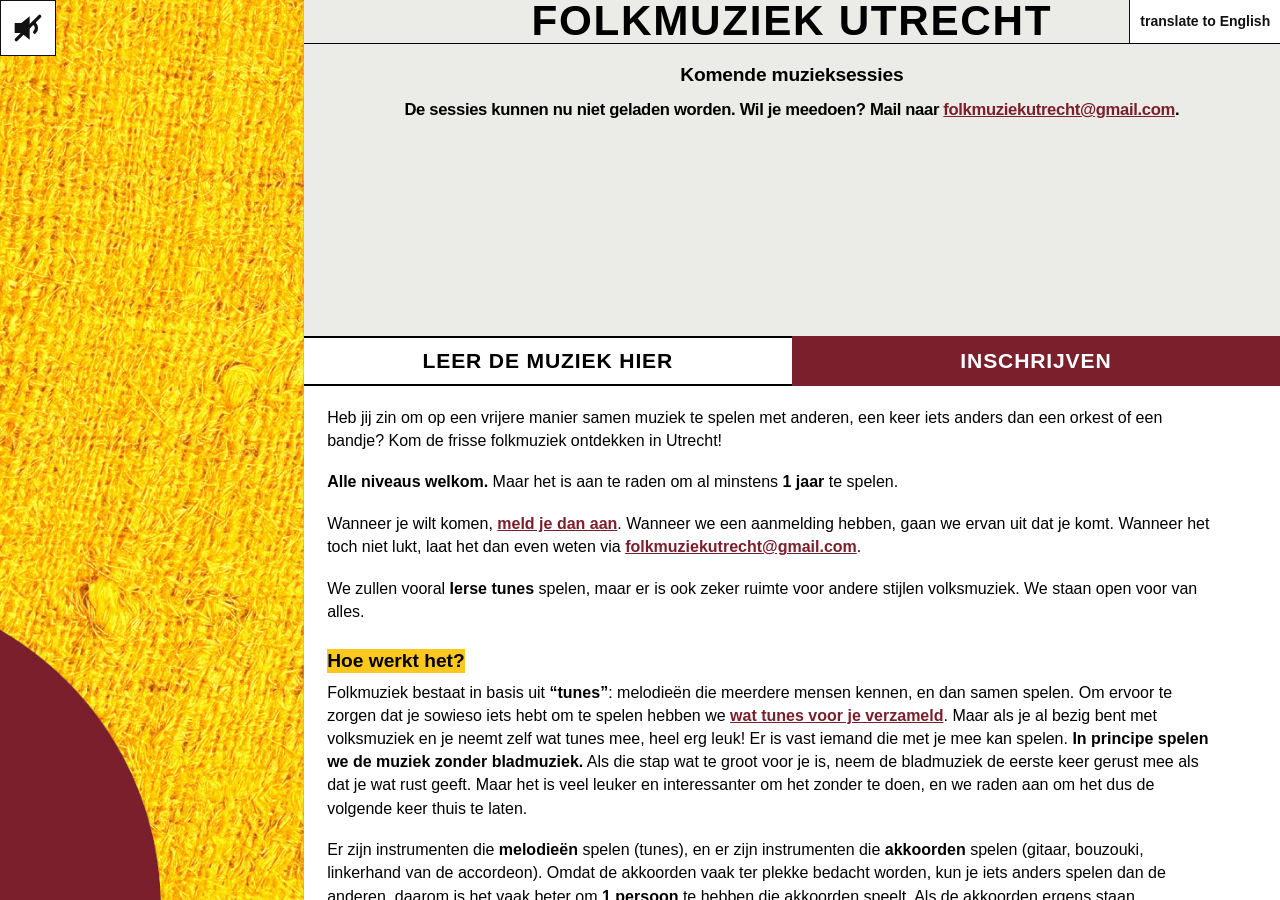
<file: index.html>
<!doctype html>
<html lang="nl">
<head>
<meta charset="utf-8">
<meta name="viewport" content="width=device-width, initial-scale=1">
<title>Folksessie Utrecht</title>
<link rel="icon" type="image/png" sizes="64x64" href="assets/img/favicon.png?v=2">
<link rel="icon" type="image/png" sizes="32x32" href="assets/img/favicon-32.png?v=2">
<link rel="apple-touch-icon" href="assets/img/apple-touch-icon.png?v=2">
<link rel="stylesheet" href="site.css?v=43">
</head>
<body class="view-home">
<!--
  One page with three views, so the music keeps playing:
    #           home: sessions, explanation and about us
    #aanmelden  sign-up form
    #tunes      tunebook
  Texts are in Dutch here; the English versions are in site.js (EN).
  Elements with data-i18n="key" are switched by the language button.
-->

<button class="audio-toggle" id="audio-toggle" type="button" aria-pressed="false" aria-label="muziek afspelen">
  <svg viewBox="0 0 24 24" aria-hidden="true">
    <path fill="currentColor" d="M4 9v6h4l5 4V5L8 9H4z"></path>
    <path fill="none" stroke="currentColor" stroke-width="2" stroke-linecap="round" d="M16 9.5a3.5 3.5 0 010 5"></path>
    <path class="audio-slash" fill="none" stroke="currentColor" stroke-width="2" stroke-linecap="round" d="M5 19L19 5"></path>
  </svg>
</button>
<audio id="bg-audio" src="assets/audio/kesh-set.webm" loop preload="none"></audio>

<button class="lang-button" id="lang-button" type="button">translate to English</button>

<!-- ======================= HOME ======================= -->
<div class="view" id="home">

  <section class="fabric" aria-hidden="true">
  </section>

  <main class="right">
    <div class="title-bar">
      <p class="site-title">FOLKMUZIEK UTRECHT</p>
      <button class="lang-button lang-desktop" type="button">translate to English</button>
    </div>
    <section class="top" aria-labelledby="sessions-title">
      <h1 class="sessions-title" id="sessions-title" data-i18n="sessionsTitle">Komende muzieksessies</h1>
      <ul class="session-list" id="session-list"><li class="note" data-i18n="loading">Sessies laden…</li></ul>
      <button class="lang-button lang-mobile" type="button">translate to English</button>
      <div class="button-bar">
        <a class="learn-button" href="#tunes" data-i18n="learnButton">LEER DE MUZIEK HIER</a>
        <a class="signup-button" href="#aanmelden" data-i18n="signupButton">INSCHRIJVEN</a>
      </div>
    </section>

    <article class="info" id="info-body" tabindex="0">
      <p data-i18n="invite">Heb jij zin om op een vrijere manier samen muziek te spelen met anderen, een keer iets anders
        dan een orkest of een bandje? Kom de frisse folkmuziek ontdekken in Utrecht!</p>
      <p data-i18n="levels"><strong>Alle niveaus welkom.</strong> Maar het is aan te raden om al minstens
        <strong>1 jaar</strong> te spelen.</p>
      <p data-i18n="signupText">Wanneer je wilt komen, <a href="#aanmelden">meld je dan aan</a>. Wanneer we een aanmelding
        hebben, gaan we ervan uit dat je komt. Wanneer het toch niet lukt, laat het dan even weten via
        <a href="mailto:folkmuziekutrecht@gmail.com">folkmuziekutrecht@gmail.com</a>.</p>
      <p data-i18n="styles">We zullen vooral <strong>Ierse tunes</strong> spelen, maar er is ook zeker ruimte voor andere
        stijlen volksmuziek. We staan open voor van alles.</p>

      <h2 id="how" data-i18n="howTitle">Hoe werkt het?</h2>
      <p data-i18n="howTunes">Folkmuziek bestaat in basis uit <strong>“tunes”</strong>: melodieën die meerdere mensen kennen,
        en dan samen spelen. Om ervoor te zorgen dat je sowieso iets hebt om te spelen hebben we
        <a href="#tunes">wat tunes voor je verzameld</a>. Maar als je al bezig bent met volksmuziek en je neemt zelf
        wat tunes mee, heel erg leuk! Er is vast iemand die met je mee kan spelen. <strong>In principe spelen we de
        muziek zonder bladmuziek.</strong> Als die stap wat te groot voor je is, neem de bladmuziek de eerste keer
        gerust mee als dat je wat rust geeft. Maar het is veel leuker en interessanter om het zonder te doen, en we
        raden aan om het dus de volgende keer thuis te laten.</p>
      <p data-i18n="howChords">Er zijn instrumenten die <strong>melodieën</strong> spelen (tunes), en er zijn instrumenten die
        <strong>akkoorden</strong> spelen (gitaar, bouzouki, linkerhand van de accordeon). Omdat de akkoorden vaak ter
        plekke bedacht worden, kun je iets anders spelen dan de anderen, daarom is het vaak beter om
        <strong>1 persoon</strong> te hebben die akkoorden speelt. Als de akkoorden ergens staan opgeschreven speelt
        iedereen hetzelfde, en dan werkt het dus wel om met meerdere mensen akkoorden te spelen.</p>
      <p data-i18n="howSets">Als iemand een tune begint te spelen, begint deze een <strong>set</strong>, 1 of meer tunes
        achter elkaar. Een tune speel je meestal 3 keer door, en dan gaat de leider van de set de volgende tune
        spelen. Als je de tune niet kent, speel dan niet mee, of speel heel zacht mee op de achtergrond, zodat de
        rest de muziek nog goed kan horen.</p>

      <h2 data-i18n="prepareTitle">Moet ik iets voorbereiden?</h2>
      <p data-i18n="prepare">Het is zeker een goed idee om alvast <strong>wat tunes te oefenen</strong> voordat je naar de
        sessie komt. Er zal niet veel tijd zijn om je de tunes aan te leren. Iemand kan je misschien wel even helpen,
        maar de focus ligt op <strong>samen spelen</strong>.</p>
      <p data-i18n="prepareLink"><a href="#tunes">Hier hebben we een verzameling tunes neergezet!</a></p>

      <h2 data-i18n="hardTitle">Ik denk dat dit misschien nog te moeilijk voor me is..</h2>
      <p data-i18n="hardSlow">Je kunt een tune altijd langzamer spelen. Inisheer is specifiek erg mooi als die langzaam
        gespeeld wordt. Als je dat onder de knie hebt kun je iemand anders bij de sessie vragen of die Inisheer
        langzaam voor je wil starten. Het is een sessie dus je hoeft het niet alleen te doen, we spelen allemaal
        mee!</p>
      <p data-i18n="hardChords">Er staan ook akkoorden boven de melodieën, misschien kun je die wel al spelen? Als je geen
        akkoorden instrument hebt, dan kun je ook nog kijken of je de toon van het akkoord kunt spelen, dus voor een
        D een D toon, voor een Em een E toon.</p>
      <p data-i18n="hardDrone">En als je toch een tune tegenkomt bij de sessie die je niet kent, kun je altijd de toon
        aanhouden van de toonsoort waar de tune in staat. Dus bij The Kesh [G] kun je een G spelen, en daar kun je dan
        ook vanuit experimenteren met ritme en andere tonen.</p>
      <p data-i18n="hardMail">Als je er toch niet helemaal uitkomt kun je ons mailen op
        <a href="mailto:folkmuziekutrecht@gmail.com">folkmuziekutrecht@gmail.com</a>.</p>
      <p data-i18n="hardFirst">De eerste tune is ook echt de moeilijkste. Het is echt niet makkelijk om je eerste tune te
        leren. Die leren is een echte prestatie die best wat erkenning verdient. Als je Inisheer eenmaal hebt, ben ik
        ervan overtuigd dat je Egan's Polka kunt leren. Als je die hebt, ken je al 2 tunes! Dan heb je het
        tunes-leren wel al echt onder de knie.</p>

      <h2 data-i18n="experienceTitle">Wat als ik al meer ervaring heb?</h2>
      <p data-i18n="experience">Wanneer je meer ervaren bent, ben je ook zeker welkom. We denken dat het juist interessant
        is om <strong>een mix te hebben van niveaus</strong>, zo leren we ook van elkaar. En sommige tunes zullen
        rustig gespeeld worden, zodat iedereen mee kan doen, en af en toe zullen er vooral ervaren spelers spelen,
        bij onbekendere of snellere tunes. En dat beide kunnen gebeuren, vinden wij juist leuk!</p>

      <h2 data-i18n="ampTitle">Zal ik mijn elektrische gitaar meenemen?</h2>
      <p data-i18n="amp">Deze folksessie is bedoeld voor akoestische instrumenten. Er zullen geen versterkers of microfoons
        aanwezig zijn.</p>

      <h2 id="about" data-i18n="aboutTitle">Over ons</h2>
      <p data-i18n="about1">Hoi! Wij zijn Pieter en Boet. Folkmuziek is een heel sociale en gastvrije manier om samen
        muziek te maken, en het heeft ons veel plezier gebracht. Dat willen we graag delen met de mensen om ons
        heen.</p>
      <p data-i18n="about2">We zijn allebei actief in de volksmuziek in Nederland. We spelen vaak samen en in
        verschillende bands, en doen optredens door het hele land. <a href="https://pieterwattel.nl/">Pieter</a>
        (gitaar) speelt in <a href="https://odevare.com/">Odevare</a> en heeft gestudeerd aan het Utrechts
        Conservatorium. Boet speelt bouzouki en accordeon in
        <a href="https://www.youtube.com/watch?v=BFdNJ7wBQdg">Celtic Constellation</a>. Daarnaast hebben we ervaring
        in het geven van lessen. Maar we zoeken ook naar een andere, speelse manier om de muziek met anderen te
        delen. Dat je samen een beetje mag uitzoeken en ontdekken, en we denken dat een sessie daar de perfecte
        setting voor is.</p>
      <p data-i18n="about3">Voorlopig doen we het met z'n tweeën, maar we zouden het graag zien groeien: meer sessies, op
        meer plekken, en meer mensen die deze muziek ontdekken, of je nu al jaren speelt of net begint.</p>
      <p data-i18n="about4">Klinkt dat goed? Kom met ons spelen. En wil je helpen het te laten groeien, of heb je ideeën?
        Stuur ons een bericht op <a href="mailto:folkmuziekutrecht@gmail.com">folkmuziekutrecht@gmail.com</a>.</p>
      <figure class="photo">
        <img src="assets/img/pieter-en-boet.jpg" width="458" height="300"
             alt="Boet (accordeon) en Pieter (gitaar) spelen op een podium" data-i18n-alt="photoAlt">
      </figure>
    </article>
  </main>
</div>

<!-- ======================= SIGN-UP ======================= -->
<div class="view" id="signup">
  <div class="signup-strip" aria-hidden="true"></div>
  <div class="signup-circle" aria-hidden="true"></div>

  <main>
    <p class="home-link"><a href="#" data-i18n="backHome">&larr; terug naar Folkmuziek Utrecht</a></p>
    <h1 data-i18n="signupTitle">Schrijf je in voor een sessie</h1>

    <p id="demo" class="demo" data-i18n="demo" hidden>Voorbeeldweergave: demo-sessies, aanmeldingen worden niet opgeslagen.</p>
    <div id="unavailable" class="unavailable" role="alert" hidden></div>

    <form id="form" novalidate>
      <fieldset>
        <legend class="sr-only" data-i18n="chooseSessions">Kies een of meer sessies</legend>
        <div id="events" class="events"><p class="empty" data-i18n="loading">Sessies laden…</p></div>
      </fieldset>

      <div class="panel">
        <div class="row row-first">
          <fieldset>
            <legend data-i18n="joinedBefore">Ben je al eens geweest?</legend>
            <div class="choice">
              <label><input type="radio" name="returning" value="yes"> <span data-i18n="yes">Ja</span></label>
              <label><input type="radio" name="returning" value="no"> <span data-i18n="noNew">Nee, ik ben nieuw</span></label>
            </div>
          </fieldset>

          <div class="field">
            <label for="name" data-i18n="name">Naam *</label>
            <input id="name" name="name" autocomplete="name" required maxlength="100">
          </div>
        </div>

        <div id="new-fields" class="row row-new" hidden>
          <div class="field">
            <label for="email" data-i18n="email">E-mail *</label>
            <input id="email" name="email" type="email" autocomplete="email" maxlength="200">
          </div>
          <div class="field">
            <label for="instrument" data-i18n="instrument">Instrument *</label>
            <input id="instrument" name="instrument" maxlength="200">
          </div>
          <div class="field">
            <label for="experience" data-i18n="experienceLabel">Hoe lang speel je al?</label>
            <input id="experience" name="experience" maxlength="200">
          </div>
          <div class="field field-wide">
            <label for="note" data-i18n="remark">Opmerking</label>
            <textarea id="note" name="note" rows="2" maxlength="500"></textarea>
          </div>
        </div>

        <div class="hp" aria-hidden="true">
          <label>Website <input name="website" tabindex="-1" autocomplete="off"></label>
        </div>

        <div class="row row-end">
          <button class="submit" type="submit" id="submit" data-i18n="submit">Schrijf me in</button>
          <div class="end-text">
            <p id="msg" class="msg" role="status" aria-live="polite" hidden></p>
            <p class="cancel" data-i18n="cancel">Ingeschreven maar kun je toch niet? Stuur dan een mail naar
              <a href="mailto:folkmuziekutrecht@gmail.com">folkmuziekutrecht@gmail.com</a>.</p>
          </div>
        </div>
      </div>
    </form>
  </main>
</div>

<!-- ======================= TUNES ======================= -->
<div class="view" id="tunes">
  <div class="tunes-stripe" aria-hidden="true"></div>
  <header class="tunes-bar">
    <div class="tunes-back"><a href="#" data-i18n="tunesBack">&larr; terug naar Folkmuziek Utrecht</a></div>
    <div class="tunes-heading">
      <h1>Tunes</h1>
      <p class="tunes-level" id="tunes-level">Level I</p>
    </div>
  </header>
  <main class="tunes-main">
    <p class="more-tunes" data-i18n="tunebookCredit">Veel van de tunes, zoals ze hier opgeschreven staan, komen uit dit
      tunebook. Er staat ook extra informatie in over de tunes, en de uitleg over hoe sessies werken is zeer de moeite
      waard om even door te lezen. Credits aan Tijn Berends.
      <a href="assets/The-Dutch-Session-Tunebook-2nd-ed.pdf" download>Download The Dutch Session Tunebook (2e editie)</a></p>

    <section class="tune-level" data-level="Level I">
      <h2>Level I</h2>
      <div class="tune-row">
        <article class="tune-card"><img src="assets/tunebook/Inisheer.png" alt="Inisheer" loading="lazy"><a class="tune-link" href="https://thesession.org/tunes/211" target="_blank" rel="noopener noreferrer">Inisheer</a></article>
        <article class="tune-card"><img src="assets/tunebook/The%20Kesh.png" alt="The Kesh" loading="lazy"><a class="tune-link" href="https://thesession.org/tunes/55" target="_blank" rel="noopener noreferrer">The Kesh</a></article>
        <article class="tune-card"><img src="assets/tunebook/Egan%27s%20Polka.png" alt="Egan's Polka" loading="lazy"><a class="tune-link" href="https://thesession.org/tunes/39" target="_blank" rel="noopener noreferrer">Egan's Polka</a></article>
      </div>
    </section>
    <section class="tune-level" data-level="Level II">
      <h2>Level II</h2>
      <div class="tune-row">
        <article class="tune-card"><img src="assets/tunebook/John%20Ryan%27s.png" alt="John Ryan's" loading="lazy"><a class="tune-link" href="https://thesession.org/tunes/441" target="_blank" rel="noopener noreferrer">John Ryan's</a></article>
        <article class="tune-card"><img src="assets/tunebook/The%20Butterfly.png" alt="The Butterfly" loading="lazy"><a class="tune-link" href="https://thesession.org/tunes/10" target="_blank" rel="noopener noreferrer">The Butterfly</a></article>
        <article class="tune-card"><img src="assets/tunebook/Out%20on%20the%20Ocean.png" alt="Out on the Ocean" loading="lazy"><a class="tune-link" href="https://thesession.org/tunes/108" target="_blank" rel="noopener noreferrer">Out on the Ocean</a></article>
        <article class="tune-card"><img src="assets/tunebook/Morrison%27s.png" alt="Morrison's" loading="lazy"><a class="tune-link" href="https://thesession.org/tunes/71" target="_blank" rel="noopener noreferrer">Morrison's</a></article>
        <article class="tune-card"><img src="assets/tunebook/The%20Silver%20Spear.png" alt="The Silver Spear" loading="lazy"><a class="tune-link" href="https://thesession.org/tunes/182" target="_blank" rel="noopener noreferrer">The Silver Spear</a></article>
      </div>
    </section>
    <section class="tune-level" data-level="Level III">
      <h2>Level III</h2>
      <div class="tune-row">
        <article class="tune-card"><img src="assets/tunebook/Cooley%27s.png" alt="Cooley's" loading="lazy"><a class="tune-link" href="https://thesession.org/tunes/1" target="_blank" rel="noopener noreferrer">Cooley's</a></article>
        <article class="tune-card"><img src="assets/tunebook/Vankarin.png" alt="Vankarin" loading="lazy"><a class="tune-link" href="https://thesession.org/tunes/7962" target="_blank" rel="noopener noreferrer">Vankarin</a></article>
        <article class="tune-card"><img src="assets/tunebook/Banish%20Misfortune.png" alt="Banish Misfortune" loading="lazy"><a class="tune-link" href="https://thesession.org/tunes/9" target="_blank" rel="noopener noreferrer">Banish Misfortune</a></article>
        <article class="tune-card"><img src="assets/tunebook/Return%20from%20Helsinki.png" alt="Return to Helsinki" loading="lazy"><a class="tune-link" href="https://thesession.org/tunes/11091" target="_blank" rel="noopener noreferrer">Return to Helsinki</a></article>
        <article class="tune-card"><img src="assets/tunebook/Drowsy%20Maggie.png" alt="Drowsy Maggie" loading="lazy"><a class="tune-link" href="https://thesession.org/tunes/27" target="_blank" rel="noopener noreferrer">Drowsy Maggie</a></article>
        <article class="tune-card"><img src="assets/tunebook/Superfly.png" alt="Superfly" loading="lazy"><a class="tune-link" href="https://thesession.org/tunes/9942" target="_blank" rel="noopener noreferrer">Superfly</a></article>
        <article class="tune-card"><img src="assets/tunebook/Mouse%20in%20the%20Kitchen.png" alt="The Mouse in the Kitchen" loading="lazy"><a class="tune-link" href="https://thesession.org/tunes/6655" target="_blank" rel="noopener noreferrer">The Mouse in the Kitchen</a></article>
        <article class="tune-card"><img src="assets/tunebook/Blarney%20Pilgrim.png" alt="Blarney Pilgrim" loading="lazy"><a class="tune-link" href="https://thesession.org/tunes/5" target="_blank" rel="noopener noreferrer">Blarney Pilgrim</a></article>
      </div>
    </section>

    <p class="more-tunes" style="margin-top:1.6rem"><a href="https://thesession.org/tunes/popular" target="_blank" rel="noopener noreferrer" data-i18n="moreTunes">meer tunes (geordend van meest bekend naar minder bekend)</a></p>
  </main>
</div>

<script src="site.js?v=17"></script>
</body>
</html>
</file>
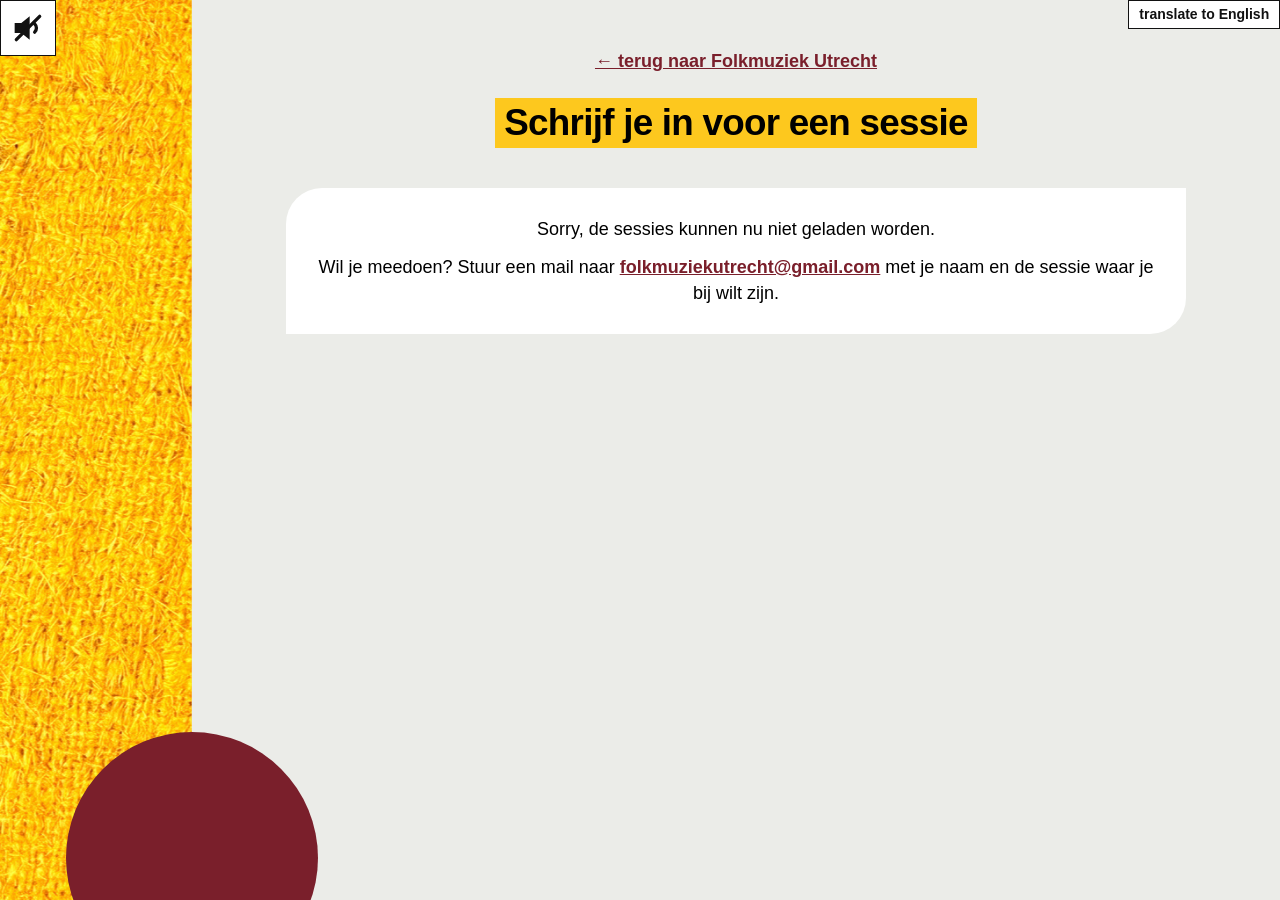
<file: aanmelden/index.html>
<!doctype html>
<html lang="nl">
<head>
  <meta charset="utf-8">
  <title>Folksessie Utrecht</title>
  <!-- Old address: everything is on the main page now. -->
  <meta http-equiv="refresh" content="0; url=../#aanmelden">
  <script>location.replace('../#aanmelden');</script>
</head>
<body>
  <p><a href="../#aanmelden">Folksessie Utrecht</a></p>
</body>
</html>
</file>
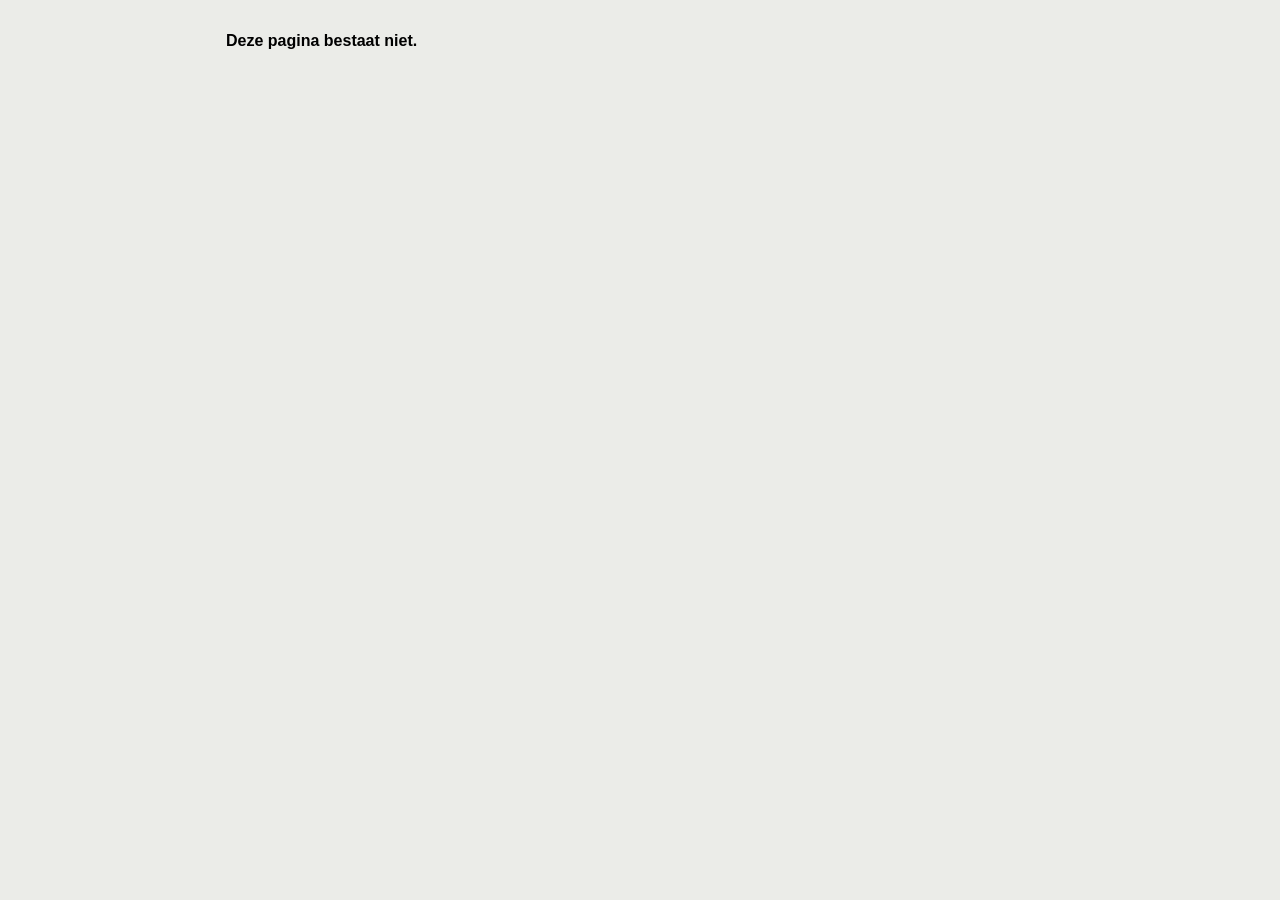
<file: sessie-video-k7q2/index.html>
<!DOCTYPE html>
<html lang="nl">
<head>
  <meta charset="UTF-8">
  <meta name="viewport" content="width=device-width, initial-scale=1.0">
  <meta name="robots" content="noindex, nofollow, noarchive">
  <title>Video's folksessie</title>
  <link rel="icon" type="image/png" href="../assets/img/favicon.png?v=2">
  <link rel="stylesheet" href="style.css?v=5">
</head>
<body>
  <header class="banner">
    <h1>Video's van de folksessie</h1>
  </header>
  <p class="locked" id="locked" hidden>Deze pagina bestaat niet.</p>
  <main class="content" id="content" hidden>
    <section class="card intro">
      <p>Dit zijn de video's van de folksessie. We willen ze graag gebruiken om de sessie meer zichtbaarheid te geven. Sta je liever niet op (één van) de video's? Laat het dan onderaan deze pagina weten.</p>
    </section>

    <div id="video-list"></div>

    <section class="card refuse">
      <h2 class="form-title">Stuur ons een bericht</h2>
      <form id="refuse-form" class="refuse-form">
        <label class="field">Naam
          <input name="naam" type="text" autocomplete="name" required>
        </label>
        <label class="check">
          <input type="checkbox" id="refuse-check" name="geenToestemming">
          Ik geef geen toestemming
        </label>
        <label class="field"><span id="bericht-label">Je bericht</span>
          <textarea name="bericht" rows="4" required></textarea>
        </label>
        <p class="form-error" id="form-error" hidden></p>
        <button class="form-submit" type="submit">VERSTUREN</button>
      </form>

      <p class="thanks" id="thanks" hidden>Dankjewel, je bericht is verstuurd.</p>
    </section>
  </main>
  <script src="script.js?v=5"></script>
</body>
</html>
</file>
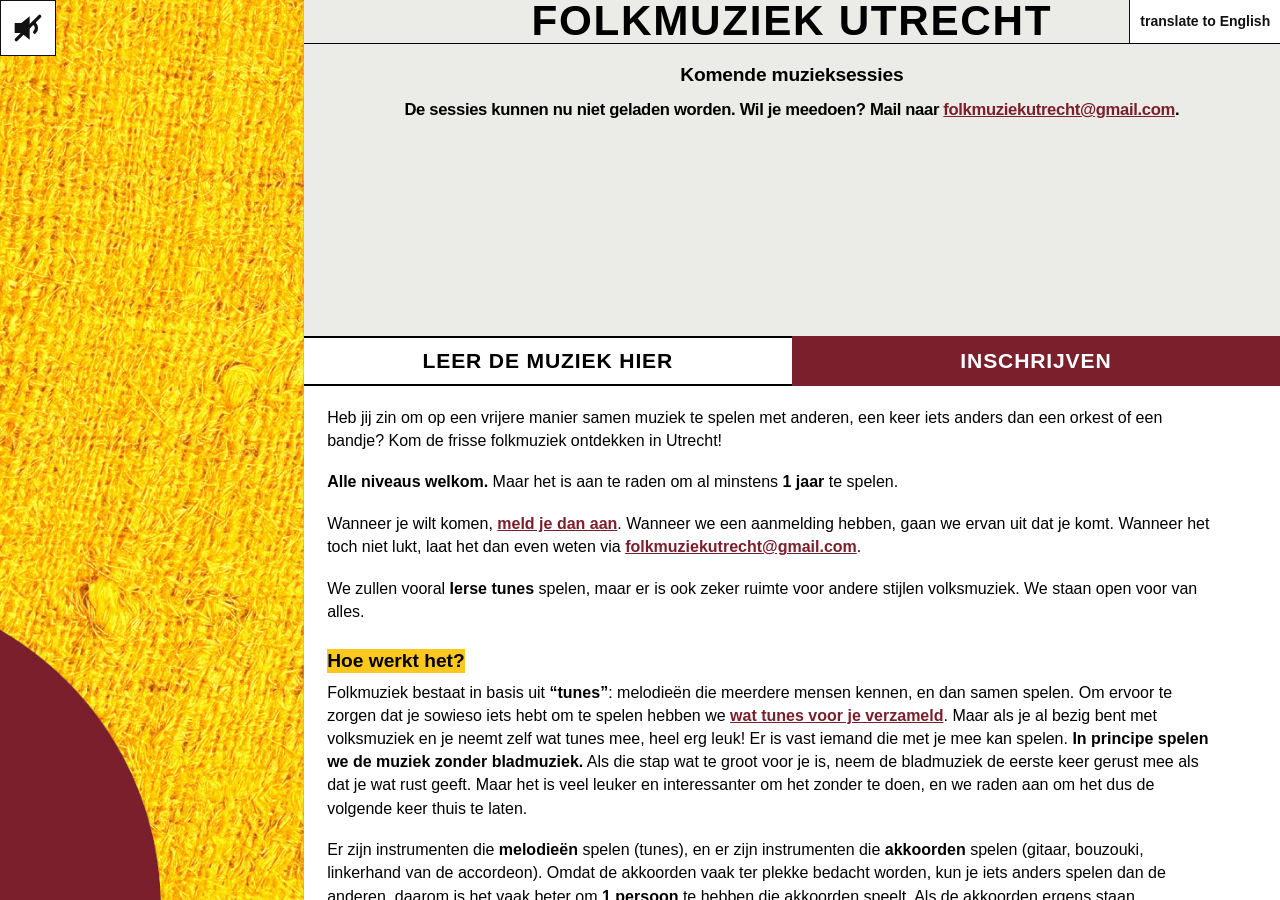
<file: info.html>
<!doctype html>
<html lang="nl">
<head>
  <meta charset="utf-8">
  <title>Folksessie Utrecht</title>
  <!-- Old address: everything is on the main page now. -->
  <meta http-equiv="refresh" content="0; url=./">
  <script>location.replace('./' + (location.hash === '#tunes' ? '#tunes' : ''));</script>
</head>
<body>
  <p><a href="./">&larr; terug naar Folkmuziek Utrecht</a></p>
</body>
</html>
</file>
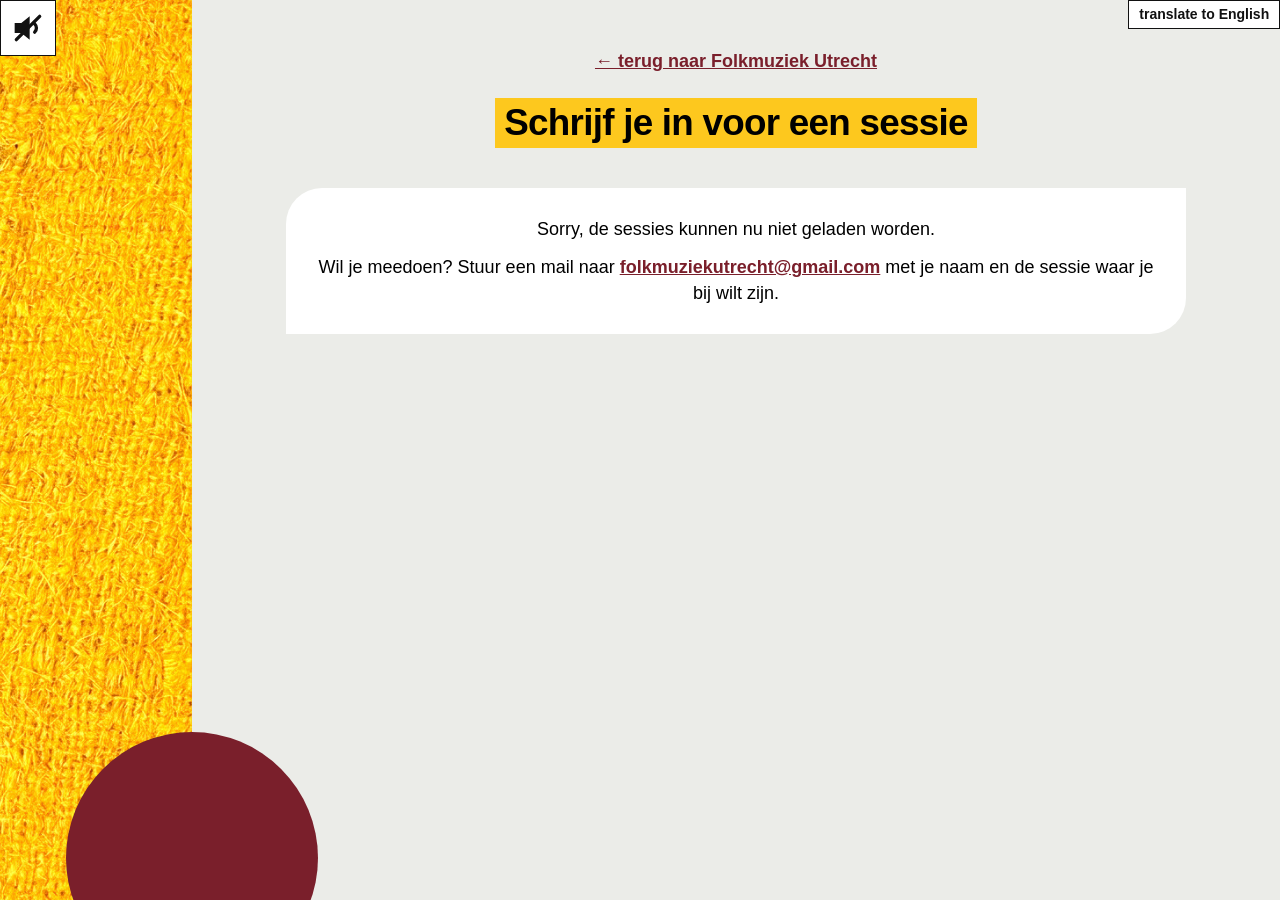
<file: signup.html>
<!doctype html>
<html lang="nl">
<head>
  <meta charset="utf-8">
  <title>Folksessie Utrecht</title>
  <!-- Old address: everything is on the main page now. -->
  <meta http-equiv="refresh" content="0; url=./#aanmelden">
  <script>location.replace('./#aanmelden');</script>
</head>
<body>
  <p><a href="./#aanmelden">Folksessie Utrecht</a></p>
</body>
</html>
</file>
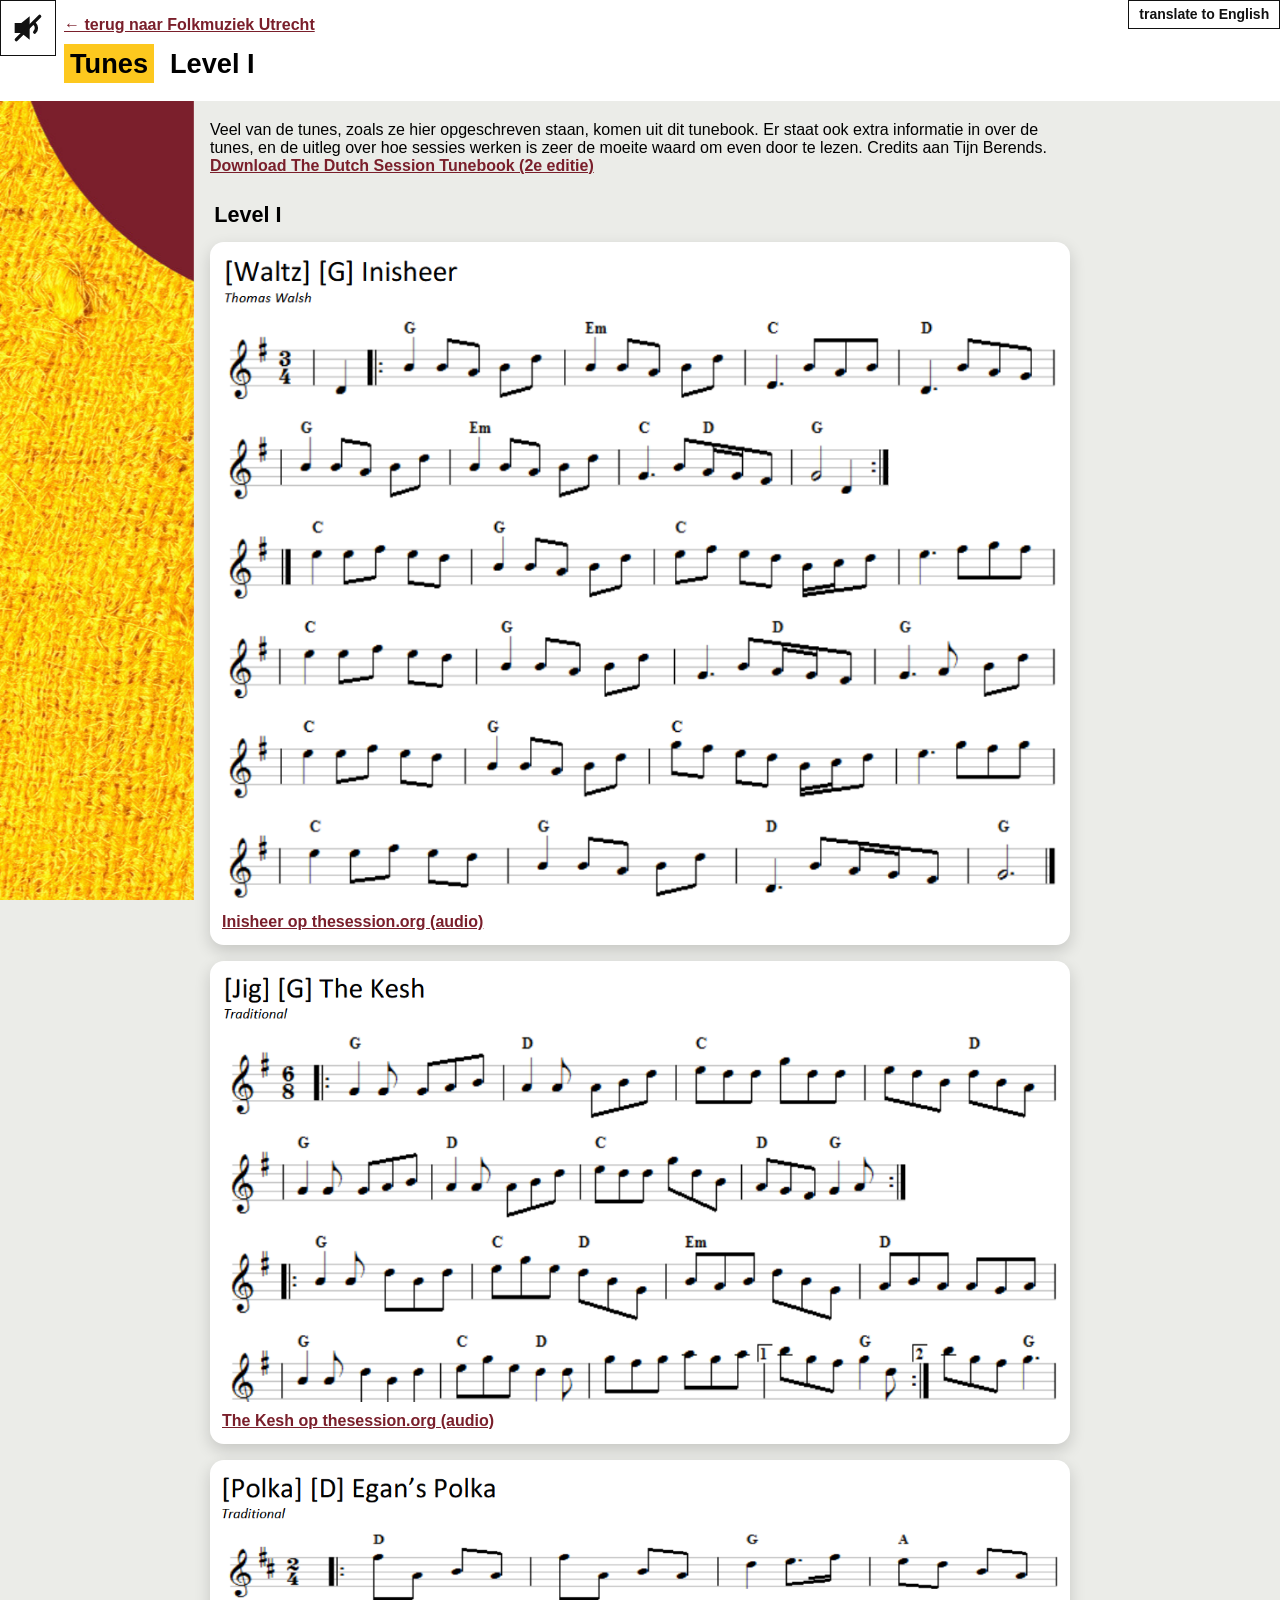
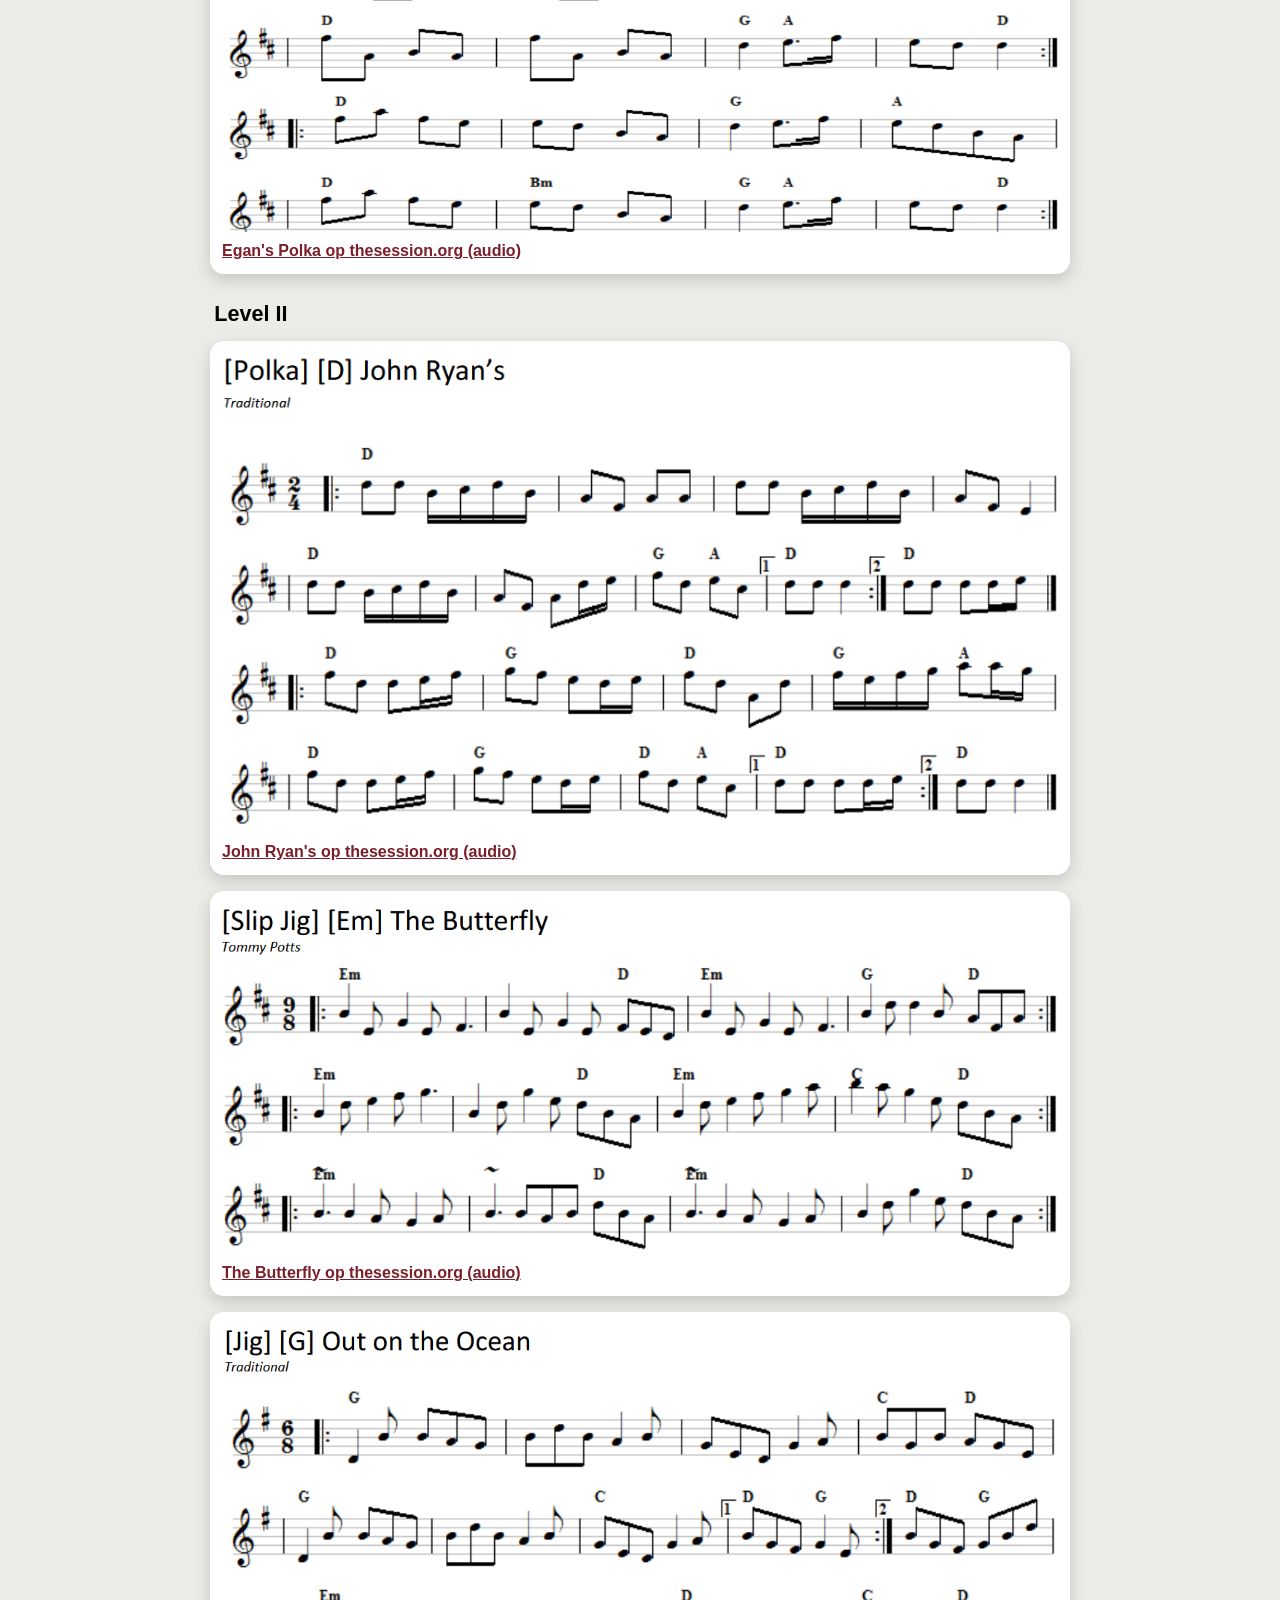
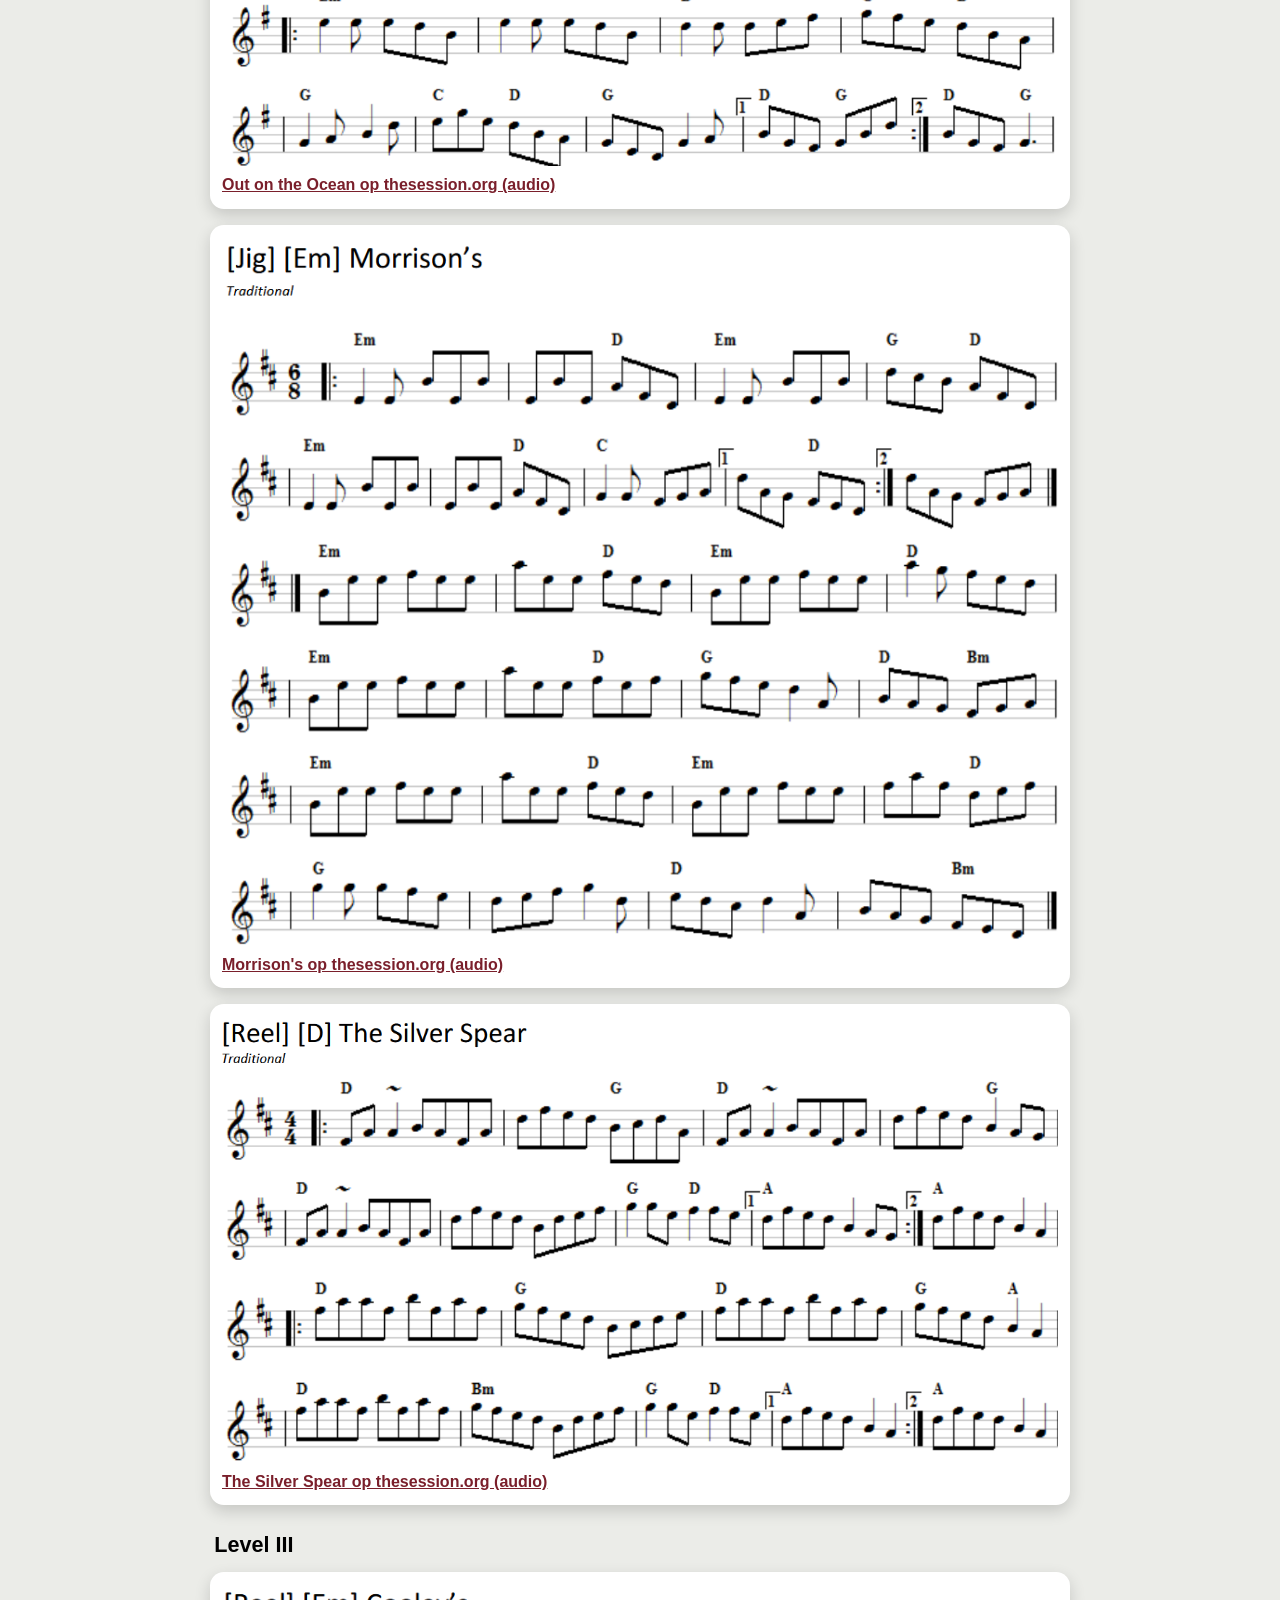
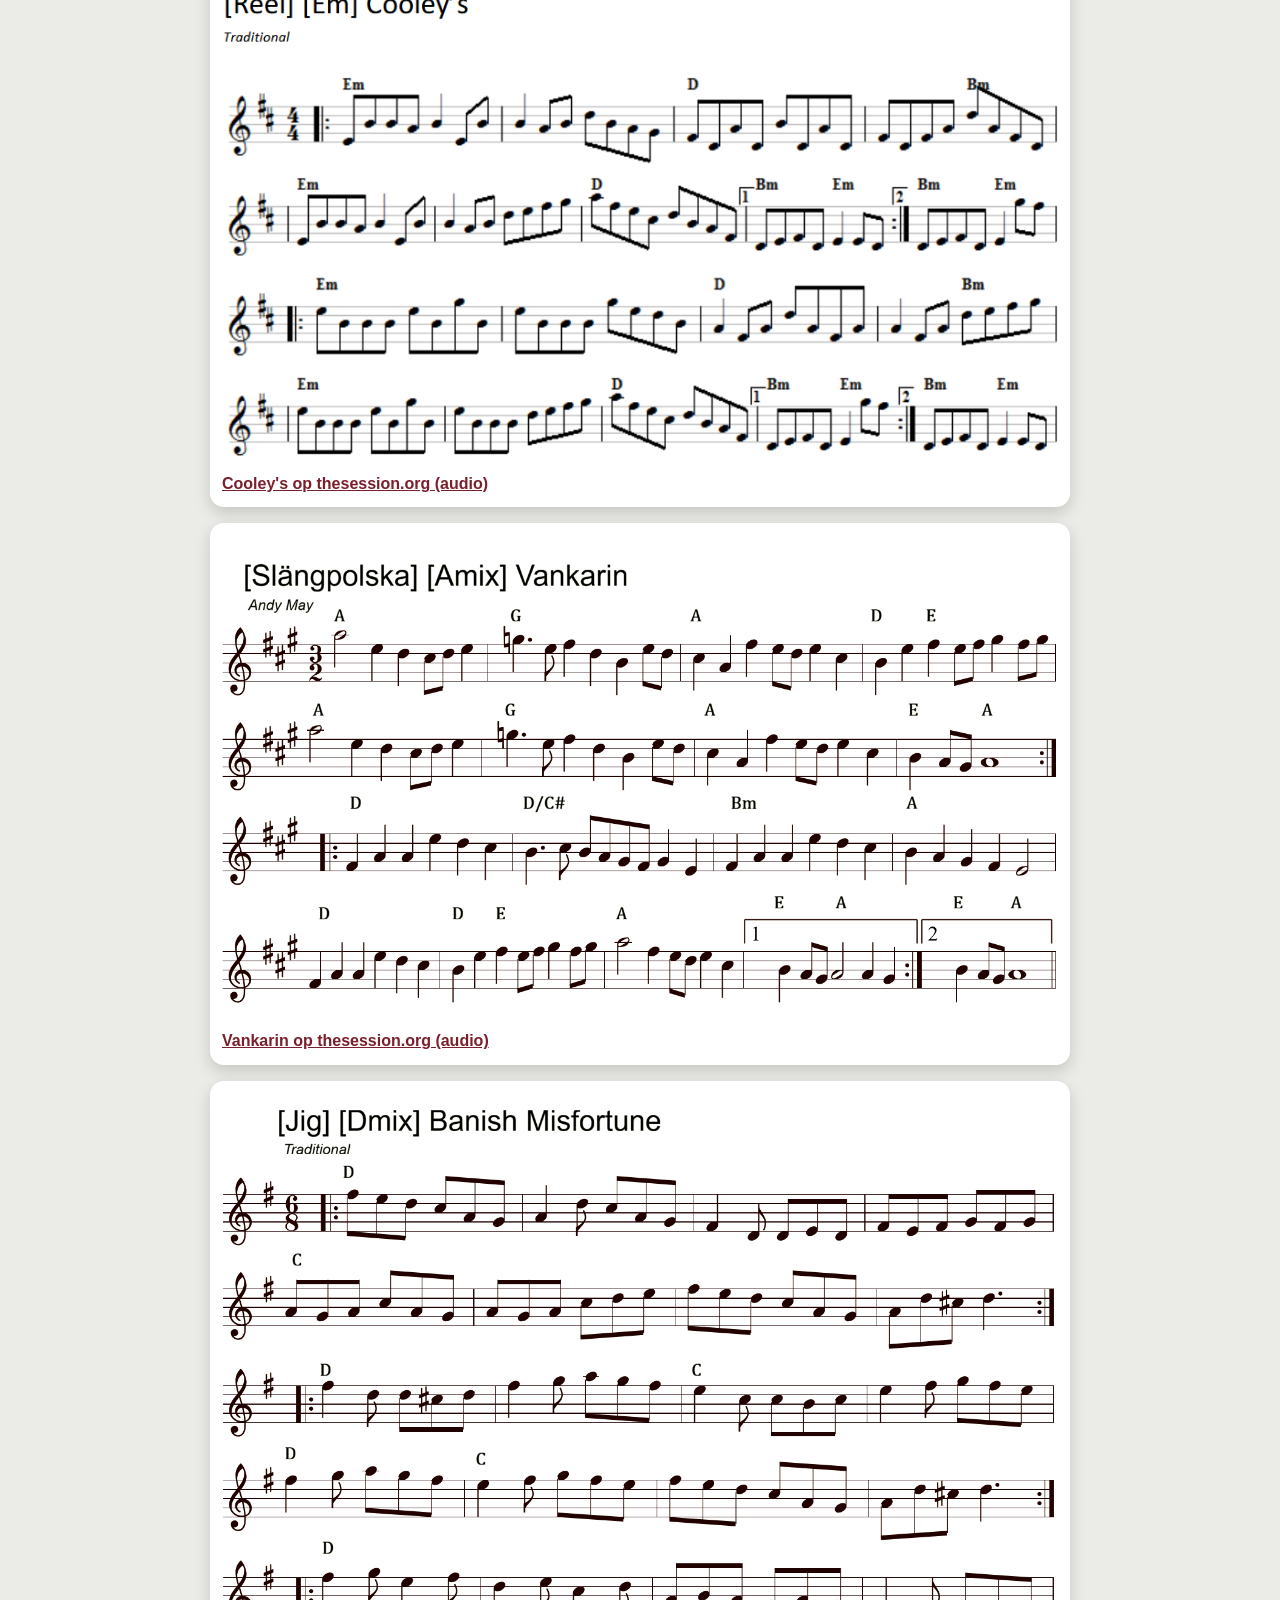
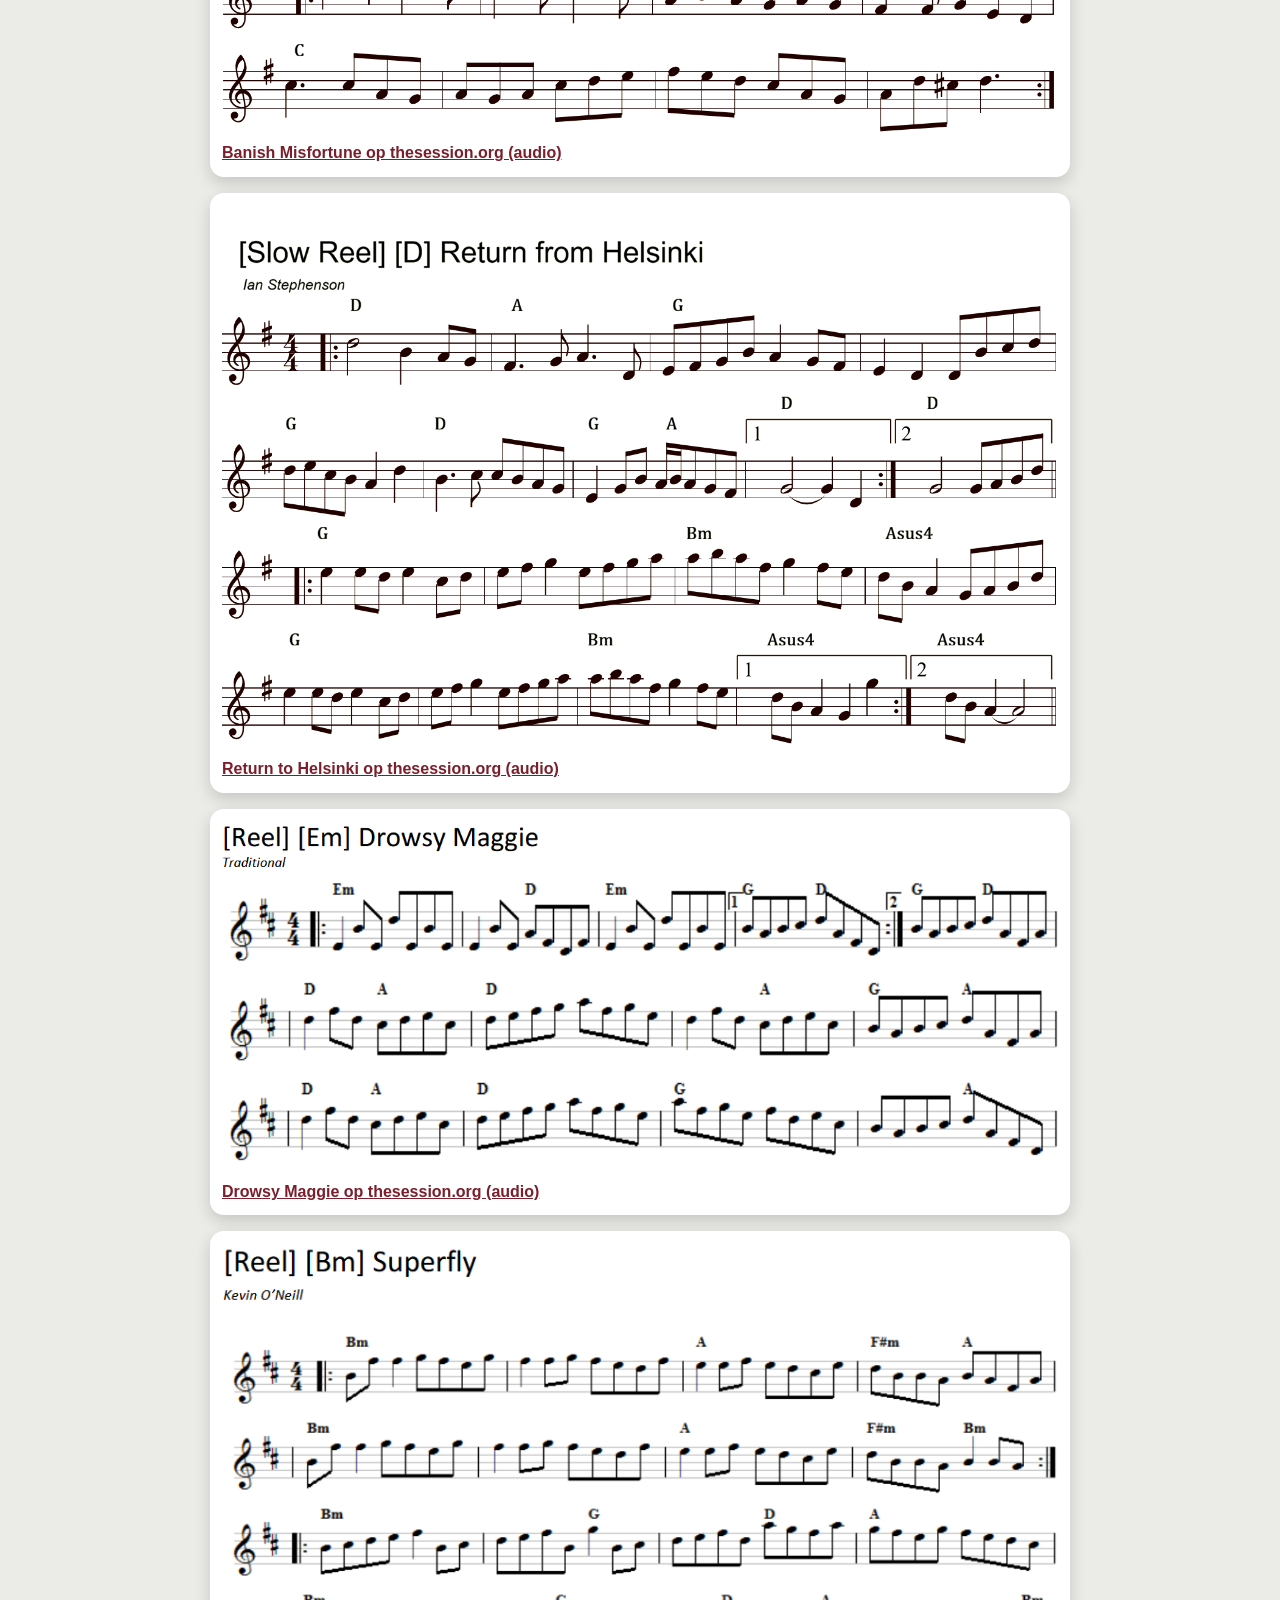
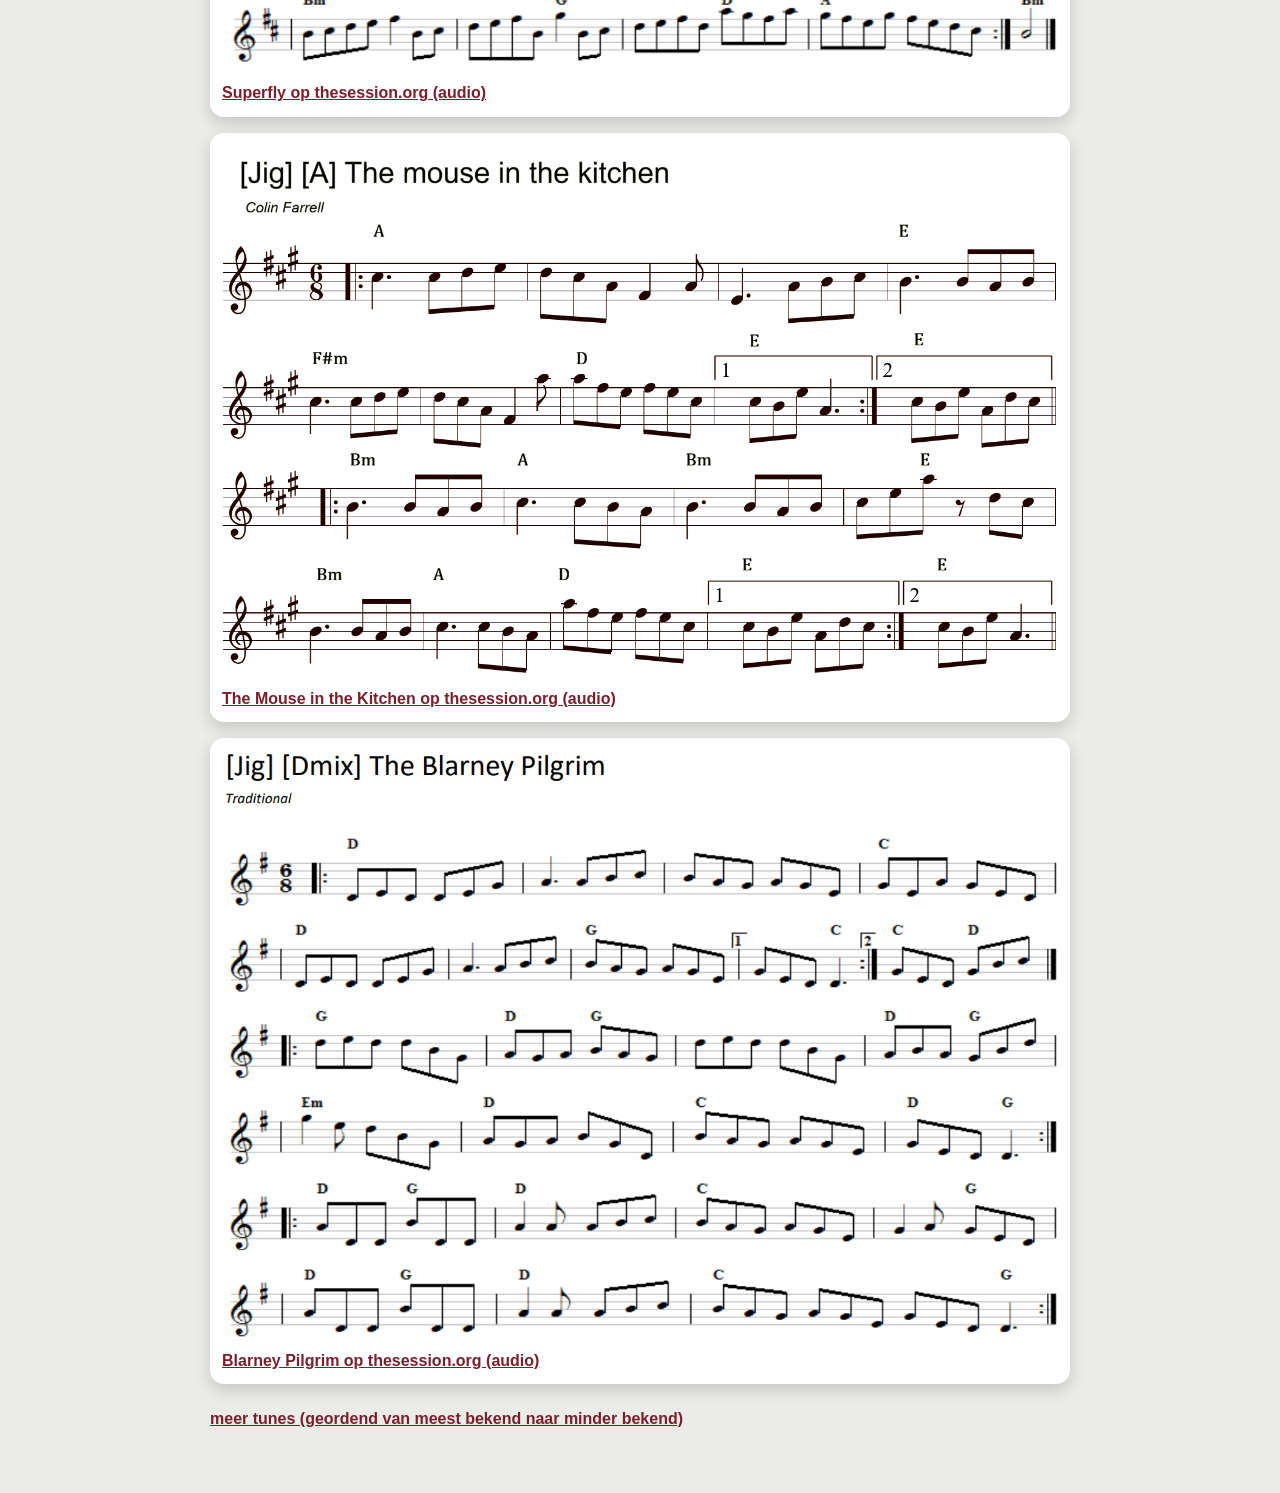
<file: tunes.html>
<!doctype html>
<html lang="nl">
<head>
  <meta charset="utf-8">
  <title>Folksessie Utrecht</title>
  <!-- Old address: everything is on the main page now. -->
  <meta http-equiv="refresh" content="0; url=./#tunes">
  <script>location.replace('./#tunes');</script>
</head>
<body>
  <p><a href="./#tunes">Folksessie Utrecht</a></p>
</body>
</html>
</file>
<file: site.css>
/* Folksessie Utrecht: one page with three views.
     home     (#)          fabric with instruments, sessions, explanation + about us
     sign-up  (#aanmelden) sessions to tick, form along the bottom
     tunes    (#tunes)     the tunebook
   Only one view is visible at a time (body.view-home / view-signup / view-tunes),
   so the music keeps playing when you switch. */

:root {
  --grey: #ebece8;
  --panel: #fff;
  --ink: #000;
  --line: #111;
  --muted: #444;
  --maroon: #7a1f2b;
  --maroon-dark: #641825;
  --yellow: #fdc81e;
  --fabric: url("assets/img/textile.jpg");
  --fabric-plain: url("assets/img/textile-plain.jpg");
}

* { box-sizing: border-box; }

html, body {
  margin: 0;
  background: var(--grey);
  color: var(--ink);
  font-family: Arial, Helvetica, sans-serif;
}

[hidden] { display: none !important; }
.sr-only { position: absolute; width: 1px; height: 1px; overflow: hidden; clip: rect(0 0 0 0); white-space: nowrap; }

.view { display: none; }
body.view-home   #home   { display: flex; }
body.view-signup #signup { display: flex; }
body.view-tunes  #tunes  { display: block; }

/* ============================================================
   Sound and language buttons (on every view)
   ============================================================ */
.audio-toggle {
  position: fixed;
  top: 0;
  left: 0;
  z-index: 50;
  width: 2.8rem;
  height: 2.8rem;
  padding: .3rem;
  display: flex;
  align-items: center;
  justify-content: center;
  border: 1px solid var(--line);
  background: #fff;
  color: #111;
  cursor: pointer;
}
.audio-toggle svg { width: 2rem; height: 2rem; }
.audio-toggle .audio-slash { display: block; }
.audio-toggle.is-playing .audio-slash { display: none; }
/* a bit bigger on desktop */
@media (min-width: 761px) {
  .audio-toggle { width: 3.5rem; height: 3.5rem; }
  .audio-toggle svg { width: 2.5rem; height: 2.5rem; }
}

.lang-button {
  position: fixed;
  top: 0;
  right: 0;
  z-index: 50;
  margin: 0;
  padding: .35em .7em;
  border: 1px solid var(--line);
  background: #fff;
  color: #111;
  font: inherit;
  font-size: 14px;
  font-weight: 800;
  line-height: 1.2;
  cursor: pointer;
}
.lang-button:hover, .lang-button:focus-visible { background: #f7f7f5; }

/* ============================================================
   HOME
   ============================================================ */
body.view-home { height: 100vh; overflow: hidden; }

#home {
  --top-h: 38vh;   /* height of the grey top part */
  --btn-h: 5.5vh;  /* minimum height of the button bar */
  height: 100vh;
  width: 100vw;
  overflow: hidden;
}

/* left: fabric (the violin and whistle images are off the page for now; when back, they
   tilt as you scroll the text and sit in the left half on desktop) */
.fabric {
  flex: 0 0 23.73%;   /* was 35.6%; a third taken off on the left side */
  overflow: hidden;
  height: 100vh;
  display: grid;
  grid-template-columns: 1fr 1fr;
  grid-template-rows: 1fr 1fr;
  align-items: center;
  justify-items: center;
  padding: 4vh 2vw;
  position: relative;
  background: #c6a83a;
}
/* the fabric photo, turned half a round so its maroon circle sits bottom-left. The photo
   keeps its old size (the strip used to be 1.5× as wide) and the extra third sticks out
   past the left edge of the window, so only the right two thirds show */
.fabric::before {
  content: "";
  position: absolute;
  inset: 0 0 0 -50%;
  background: var(--fabric) center / cover no-repeat;
  transform: rotate(180deg);
}
.fabric img {
  position: relative;
  display: block;
  width: auto;
  height: auto;
  max-width: 72%;
  max-height: 68%;
  object-fit: contain;
}
#violin  { grid-area: 1 / 1; }
#whistle { grid-area: 2 / 1; }

.right {
  flex: 1 1 auto;
  min-width: 0;
  height: 100vh;
  display: flex;
  flex-direction: column;
  overflow: hidden;
}

/* bar with the site name, on the same grey as the sessions, with a thin black line under it.
   On desktop the language button sits in its right corner, just as high as the bar. */
.title-bar {
  flex: 0 0 auto;
  position: relative;
  border-bottom: 1px solid #000;
  background: var(--grey);
}
/* the name: as high as the capital letters (text-box trims the space above and below; .015em
   covers the round bottoms of O, U, C); same font as the buttons */
.site-title {
  margin: 0;
  padding: 0 0 .015em;
  color: #000;
  text-align: center;
  white-space: nowrap;
  font-weight: 800;
  letter-spacing: 0.04em;
  font-size: var(--title-size);
  line-height: 1;
  text-box: trim-both cap alphabetic;
}
/* the title is centred on the whole column as if the language button weren't there, so it
   must stay clear of the button on both sides (right column is 76.27vw) */
:root { --title-size: min(clamp(36px, 3.3vw, 64px), calc((76.27vw - 340px) / 14)); }

/* language buttons on the home page: the fixed one is hidden there */
body.view-home #lang-button { display: none; }
.lang-button.lang-mobile { position: static; }
.lang-button.lang-desktop { position: absolute; top: 0; right: 0; bottom: 0; border-width: 0 0 0 1px; }
.lang-mobile { display: none; }

/* grey top part with the sessions; fixed height, the list scrolls inside */
.top {
  position: relative;
  flex: 0 0 var(--top-h);
  height: var(--top-h);
  display: flex;
  flex-direction: column;
  background: var(--grey);
}
/* bold header above the (not bold) session list */
.sessions-title {
  flex: 0 0 auto;
  margin: 0;
  padding: 2.2vh 2.6% 0;
  text-align: center;
  font-size: clamp(18px, 1.5vw, 28px);
  font-weight: 800;
  letter-spacing: -0.01em;
}
.session-list {
  list-style: none;
  margin: 0;
  padding: .4vh 2.6% 1vh;
  flex: 1;
  min-height: 0;
  overflow: auto;
  overscroll-behavior: contain;
}
.session-list li {
  position: relative;
  margin: 0;
  padding: .6em 0;
  text-align: center;
  white-space: nowrap;
  font-size: clamp(16px, 1.35vw, 26px);
  font-weight: 400;
  line-height: 1.35;
  letter-spacing: -0.02em;
}
/* short line between sessions: a third of the width, centred, 2px thick */
.session-list li + li::before {
  content: "";
  position: absolute;
  top: 0;
  left: 33.33%;
  width: 33.33%;
  height: 2px;
  background: rgba(0, 0, 0, .35);
}
.session-emoji {
  display: inline-block;
  width: 1.3em;              /* same width for every symbol, so the text lines up */
  margin-right: .3em;
  text-align: center;
  font-weight: 400;
}
/* 1.4x bigger, so width and gap are divided by 1.4 to keep the same slot */
.session-emoji.is-text { font-size: 1.4em; width: calc(1.3em / 1.4); margin-right: calc(.3em / 1.4); line-height: 1; vertical-align: -.08em; }
.session-full {
  display: inline-block;
  margin-left: .35em;
  padding: .05em .4em;
  background: var(--maroon);
  color: #fff;
  font-size: .5em;
  letter-spacing: .06em;
  vertical-align: .35em;
}
.session-list .note { font-size: clamp(16px, 1.3vw, 22px); font-weight: 700; white-space: normal; }
.session-list .note a { color: var(--maroon); }

/* band along the bottom of the grey part: MUZIEK LEREN (left) and INSCHRIJVEN (right).
   At least --btn-h high; grows when a label needs two lines. */
.button-bar {
  flex: 0 0 auto;
  display: flex;
  min-height: var(--btn-h);
}
.signup-button, .learn-button {
  flex: 1 1 0;
  min-width: 0;
  display: flex;
  align-items: center;
  justify-content: center;
  background: var(--maroon);
  color: #fff;
  text-decoration: none;
  font-size: clamp(18px, 1.65vw, 32px);
  font-weight: 800;
  letter-spacing: 0.04em;
  text-align: center;
  line-height: 1.1;
  padding: .2em .4em;
}
.signup-button:hover, .signup-button:focus-visible { background: var(--maroon-dark); }
.learn-button {
  background: #fff;
  color: #000;
  border: 2px solid #000;
  border-left: 0;
  border-right: 0;
}
.learn-button:hover, .learn-button:focus-visible { background: #eee; }
.signup-button:hover, .signup-button:focus-visible,
.learn-button:hover, .learn-button:focus-visible { text-decoration: underline; text-underline-offset: .15em; }

/* white panel with the explanation and about us; scrolls inside */
.info {
  flex: 1 1 auto;
  min-height: 0;
  overflow-y: auto;
  overflow-x: hidden;
  background: #fff;
  padding: 2.2vh 6% 8vh 2.4%;
  font-size: clamp(16px, 1.15vw, 20px);
  line-height: 1.45;
  outline: none;
}
.info p { margin: 0 0 1.15em; }
.info h2 {
  width: fit-content;
  margin: 1.35em 0 .4em;
  background: var(--yellow);
  font-size: 1.2em;
  font-weight: 800;
  line-height: 1.25;
}
.info a { color: var(--maroon); font-weight: 700; overflow-wrap: anywhere; }
.photo { margin: 6px 0 4px; }
.photo img { display: block; width: 100%; max-width: 520px; height: auto; }

@media (max-width: 760px) {
  #home { --top-h: 40vh; --btn-h: 1.9rem; }
  .fabric {
    flex-basis: 3.07rem;   /* was 4.6rem; a third taken off */
    grid-template-columns: 1fr;
    grid-template-rows: repeat(3, 1fr);   /* violin and whistle in the top two thirds */
    padding: 3.2rem 0 .35rem;   /* top: room for the sound button */
  }
  .fabric img { max-width: 90%; max-height: 90%; }
  .sessions-title { padding: .6rem .55rem 0 .65rem; font-size: 1.05rem; }
  .session-list { padding: .2rem .55rem .4rem .65rem; }
  .session-list li { font-size: .95rem; line-height: 1.3; white-space: normal; }
  .signup-button, .learn-button { font-size: .8rem; letter-spacing: .02em; }
  /* on a phone the title fills the width of the right column exactly, on one line:
     the letters (ink, with .04em letter-spacing) are 13.75em wide, and the F has .07em
     of empty space on its left, which text-indent pulls away */
  :root { --title-size: calc((100vw - 3.07rem) / 13.77); }
  .site-title { white-space: nowrap; text-align: left; text-indent: -.07em; }
  /* on a phone the language button sits right under the two buttons, full width */
  /* the music button fills the top of the fabric strip, exactly as wide as the strip */
  body.view-home .audio-toggle { width: 3.07rem; height: 3.07rem; }
  body.view-home .audio-toggle svg { width: 2.3rem; height: 2.3rem; }
  .lang-desktop { display: none; }
  .lang-mobile { display: block; flex: 0 0 auto; width: 100%; text-align: center; order: 1; border-width: 0 0 1px; font-size: .8rem; padding: .05em .5em; line-height: 1; }
  .info { padding: .75rem .65rem 2rem; font-size: 1.1rem; }
}

/* ============================================================
   SIGN-UP
   ============================================================ */
/* Two columns: the fabric strip (15% of the width) and the content block,
   which takes the rest. Everything in the content block is centred in it. */
#signup {
  min-height: 100vh;
  font-size: 18px;
  line-height: 1.45;
}

/* The strip keeps its 15% column in the layout, and the fabric itself is
   fixed to the window, so it never scrolls (the page also gets extra room at
   the bottom for the form, outside this block, so "sticky" wasn't enough). */
.signup-strip {
  flex: 0 0 15vw;
  pointer-events: none;
}
.signup-strip::before {
  content: "";
  position: fixed;
  z-index: 0;
  left: 0;
  top: 0;
  bottom: 0;
  width: 15vw;
  background: #e0b21a var(--fabric-plain) right center / cover;
}
/* maroon circle at the bottom-right corner of the fabric strip, partly outside the window */
.signup-circle {
  position: fixed;
  pointer-events: none;
  --r: 14vh;
  z-index: 1;                          /* over the fabric, under the form band */
  left: calc(15vw - var(--r));         /* centred on the strip's right edge */
  bottom: calc(-2 * var(--r) / 3);     /* bottom third below the window */
  width: calc(2 * var(--r));
  height: calc(2 * var(--r));
  border-radius: 50%;
  background: var(--maroon);
}

#signup main {
  position: relative;
  z-index: 2;
  flex: 1;
  min-width: 0;
  padding: 48px 16px 72px;
}
#signup .demo, #signup .unavailable { max-width: 900px; }
#signup .unavailable { margin: 0 auto; }

#signup h1 {
  width: fit-content;
  margin: 0 auto 40px;
  padding: .08em .25em;
  background: var(--yellow);
  font-size: clamp(1.7rem, 5vw, 2.3rem);
  font-weight: 800;
  letter-spacing: -.02em;
  line-height: 1.2;
  text-align: center;
}
.home-link { margin: 0 0 24px; text-align: center; }
.home-link a { color: var(--maroon); font-weight: 700; }

.unavailable {
  background: var(--panel);
  padding: 28px;
  border-radius: 2em 0 2em 0;
  text-align: center;
}
.unavailable p { margin: 0 0 12px; }
.unavailable p:last-child { margin-bottom: 0; }
.unavailable a, .msg a { color: var(--maroon); font-weight: 700; overflow-wrap: anywhere; }

.demo {
  width: fit-content;
  margin: -24px auto 32px;
  padding: 4px 10px;
  border: 1px solid var(--line);
  background: var(--panel);
  font-size: .85rem;
}

#signup fieldset { border: 0; margin: 0; padding: 0; min-width: 0; }
#signup legend { font-weight: 800; margin-bottom: 10px; padding: 0; }

/* sessions: plain text, one column, centred */
.events {
  display: flex;
  flex-direction: column;
  align-items: center;
  gap: 26px;
  margin-bottom: 48px;
}
.event { display: block; text-align: center; cursor: pointer; padding: 2px 8px; }
.event:has(input:focus-visible) { outline: 2px solid var(--line); outline-offset: 4px; }
.event-title {
  display: inline;
  padding: 0 .2em;
  font-size: 1.35rem;
  font-weight: 800;
  letter-spacing: -.01em;
}
.event:has(input:checked) .event-title { background: var(--yellow); }
.event-when, .event-time, .event-where { font-weight: 700; font-variant-numeric: tabular-nums; }
.event-title + div { margin-top: 4px; }
.event-cost { font-weight: 400; }
.icon { margin-right: .3em; font-weight: 400; }

/* fabric dot between sessions */
.sep {
  width: 48px;
  height: 48px;
  border-radius: 50%;
  background: var(--yellow) var(--fabric) center / 280px;
}

.join { display: inline-flex; align-items: center; gap: 8px; margin-top: 8px; font-size: .95rem; }
.join input { width: 20px; height: 20px; margin: 0; accent-color: var(--maroon); cursor: pointer; }

.event.is-full { cursor: default; }
.event.is-full .event-title,
.event.is-full .event-when,
.event.is-full .event-time,
.event.is-full .event-where,
.event.is-full .event-cost { opacity: .5; }
.full-tag {
  display: inline-block;
  margin-left: .5em;
  vertical-align: .15em;
  padding: .15em .6em;
  background: var(--maroon);
  color: #fff;
  font-size: .9rem;
  font-weight: 800;
  letter-spacing: .06em;
  text-transform: uppercase;
}
.empty { margin: 0; text-align: center; }

/* the form: a plain white band along the bottom, always in view.
   The page gets extra room at the bottom (set by the script). */
.panel {
  position: fixed;
  left: 15vw;
  right: 0;
  bottom: 0;
  z-index: 3;
  max-height: 85vh;
  overflow-y: auto;
  background: var(--panel);
  padding: 18px max(26px, calc((85vw - 900px) / 2));
}

/* fields side by side; boxes in a row line up along the bottom,
   even when a label is longer and wraps */
.row { display: grid; gap: 14px 24px; }
.row-first { grid-template-columns: 1.3fr 1fr; align-items: end; }
.row-new   { grid-template-columns: repeat(3, 1fr); margin-top: 14px; align-items: end; }
.row-new .field-wide { grid-column: 1 / -1; }
.row-end { display: flex; align-items: center; gap: 14px 24px; margin-top: 16px; }
.end-text { flex: 1; min-width: 0; }

.choice { display: flex; gap: 10px; flex-wrap: wrap; }
.choice label {
  flex: 1 1 140px;
  display: flex;
  align-items: center;
  gap: 8px;
  padding: .45em .75em;
  border: 1px solid var(--line);
  background: var(--panel);
  font-weight: 800;
  cursor: pointer;
}
.choice label:has(input:checked) { background: var(--yellow); }
.choice input { accent-color: var(--ink); width: 18px; height: 18px; margin: 0; }

.field { margin: 0; }
.field label { display: block; font-weight: 700; margin-bottom: 4px; }
.field input, .field textarea {
  width: 100%;
  resize: vertical;
  font: inherit;
  padding: .45rem .55rem;
  border: 1px solid var(--line);
  border-radius: 0;
  background: var(--panel);
  color: var(--ink);
}
.field input:focus, .field textarea:focus { outline: 2px solid var(--yellow); outline-offset: 0; }

.hp { position: absolute; left: -9999px; width: 1px; height: 1px; overflow: hidden; }

.submit {
  display: block;
  flex: none;
  margin: 0;
  padding: .8rem 1.6rem;
  border: 0;
  background: var(--maroon);
  color: #fff;
  font: inherit;
  font-size: 1.15rem;
  font-weight: 800;
  letter-spacing: .04em;
  text-transform: uppercase;
  cursor: pointer;
}
.submit:hover, .submit:focus-visible { background: var(--maroon-dark); }
.submit:disabled { opacity: .65; cursor: progress; }

.msg { margin: 0 0 4px; font-weight: 700; }
.msg.ok  { width: fit-content; padding: .1em .3em; background: var(--yellow); }
.msg.err { color: var(--maroon); }
.cancel { margin: 0; font-size: .92rem; }
.cancel a { color: var(--maroon); font-weight: 700; overflow-wrap: anywhere; }

@media (max-width: 680px) {
  .row-first, .row-new { grid-template-columns: 1fr; }
  .row-end { flex-direction: column; align-items: stretch; }
  .submit { width: 100%; }
  .panel { max-height: 70vh; padding: 16px 18px; }
}
@media (max-width: 600px) {
  .signup-circle { --r: 7vh; }
}
@media (max-width: 420px) {
  #signup { font-size: 17px; }
  #signup main { padding-top: 40px; }
  .panel { padding: 12px 14px; font-size: 15px; }
  .row { gap: 8px; }
  .row-end { gap: 8px; margin-top: 10px; }
  #signup legend { margin-bottom: 6px; }
  .choice label { padding: .3em .6em; }
  .field input { padding: .35rem .5rem; }
  .submit { padding: .55rem 1rem; font-size: 1rem; }
  .cancel { font-size: .78rem; }
}

/* ============================================================
   TUNES
   ============================================================ */
#tunes { --tune-column: 860px; }

.tunes-stripe {
  position: fixed;
  top: 0;
  left: 0;
  z-index: 0;
  width: max(0px, calc(50% - var(--tune-column) / 2 - 1em));
  height: 100vh;
  background: var(--fabric) center / cover no-repeat;
  pointer-events: none;
}

.tunes-bar {
  position: sticky;
  top: 0;
  z-index: 5;
  background: #fff;
  padding: 1rem 1.25rem 1.15rem 4rem;   /* left: room for the sound button */
}
.tunes-back { margin: 0 0 .65rem; padding-right: 9rem; }   /* right: room for the language button */
.tunes-back a, .tune-card a, .more-tunes a { color: var(--maroon); font-weight: 700; }
.tunes-heading { display: flex; align-items: center; gap: 1rem; }
#tunes h1 {
  width: fit-content;
  margin: 0;
  padding: .08em .22em;
  background: var(--yellow);
  font-size: 1.7rem;
  font-weight: 800;
  line-height: 1.25;
}
.tunes-level { margin: 0; font-size: 1.7rem; font-weight: 800; line-height: 1.25; }
#tunes h2 { margin: 0 0 .75rem; padding: .06em .2em; font-size: 1.35rem; font-weight: 800; line-height: 1.25; }

.tunes-main { position: relative; z-index: 1; padding: 1.25rem 1.1rem 2.5rem; }
.tune-level, .more-tunes { width: min(var(--tune-column), 100%); margin-left: auto; margin-right: auto; }
.tune-level + .tune-level { margin-top: 1.6rem; }
.more-tunes { margin-top: 0; margin-bottom: 1.6rem; }
.tune-row { display: flex; flex-direction: column; gap: 1rem; }
.tune-card {
  background: #fff;
  border-radius: 14px;
  box-shadow: 0 6px 16px rgba(0, 0, 0, .16);
  padding: .75rem .75rem .9rem;
}
.tune-card img { display: block; width: 100%; height: auto; }
.tune-card img + .tune-link { margin-top: .65rem; }
.tune-link { display: inline-block; }

@media (max-width: 560px) {
  .tunes-bar { padding-left: 3.6rem; padding-right: .75rem; }
  .tunes-back { padding-right: 0; padding-top: 2rem; }
  .tunes-main { padding-left: .75rem; padding-right: .75rem; }
}
</file>
<file: sessie-video-k7q2/style.css>
* {
  box-sizing: border-box;
}

html,
body {
  margin: 0;
  background: #ebece8;
  color: #000;
  font-family: Arial, Helvetica, sans-serif;
}

.banner {
  background: #c6a83a url("../assets/img/textile.jpg") center / cover no-repeat;
  padding: 2.5rem 1rem;
}

.banner h1 {
  margin: 0 auto;
  width: fit-content;
  background: #FDC81E;
  padding: 0.3rem 0.7rem;
  font-size: clamp(1.5rem, 3vw, 2.4rem);
}

.content {
  max-width: 860px;
  margin: 0 auto;
  padding: 1.5rem 1rem 4rem;
}

.video-card {
  background: #fff;
  padding: 1.2rem;
  margin-bottom: 1.2rem;
}

h2 {
  width: fit-content;
  margin: 0 0 0.8rem;
  background: #FDC81E;
  padding: 0.1rem 0.4rem;
  font-size: 1.3rem;
}

.video-card img {
  display: block;
  width: 100%;
  -webkit-user-select: none;
  user-select: none;
  -webkit-touch-callout: none;
}

.video-card video {
  display: block;
  width: 100%;
  aspect-ratio: 16 / 9;
  background: #000;
  -webkit-user-select: none;
  user-select: none;
}

.card {
  background: #fff;
  padding: 1.2rem;
  margin-bottom: 1.2rem;
  line-height: 1.45;
}

.intro p {
  margin: 0;
}

.check {
  display: inline-flex;
  align-items: center;
  gap: 0.5rem;
  font-weight: 700;
  cursor: pointer;
}

.check input {
  width: 1.2rem;
  height: 1.2rem;
  margin: 0;
  accent-color: #7a1f2b;
}

.form-title {
  width: fit-content;
  margin: 0;
  padding: 0.06em 0.2em;
  background: #FDC81E;
  font-size: 1.35rem;
  font-weight: 800;
}

.refuse-form {
  display: flex;
  flex-direction: column;
  gap: 0.85rem;
  margin-top: 1rem;
}

.refuse-form .check {
  align-self: flex-start;
}

.field {
  display: flex;
  flex-direction: column;
  gap: 0.28rem;
  font-weight: 700;
}

.field input,
.field textarea {
  font: inherit;
  font-weight: 400;
  padding: 0.45rem 0.55rem;
  border: 1px solid #111;
  background: #fff;
  color: #000;
}

.form-error {
  margin: 0;
  color: #7a1f2b;
  font-weight: 700;
}

.form-submit {
  align-self: flex-start;
  border: 0;
  background: #7a1f2b;
  color: #fff;
  font: inherit;
  font-weight: 800;
  letter-spacing: 0.04em;
  padding: 0.7rem 1.1rem;
  cursor: pointer;
}

.form-submit:hover,
.form-submit:focus-visible {
  background: #641825;
}

.form-submit:disabled {
  opacity: 0.6;
}

.thanks {
  margin: 0;
  font-weight: 700;
}

[hidden] {
  display: none !important;
}

.locked {
  max-width: 860px;
  margin: 2rem auto;
  padding: 0 1rem;
  font-weight: 700;
}
</file>
